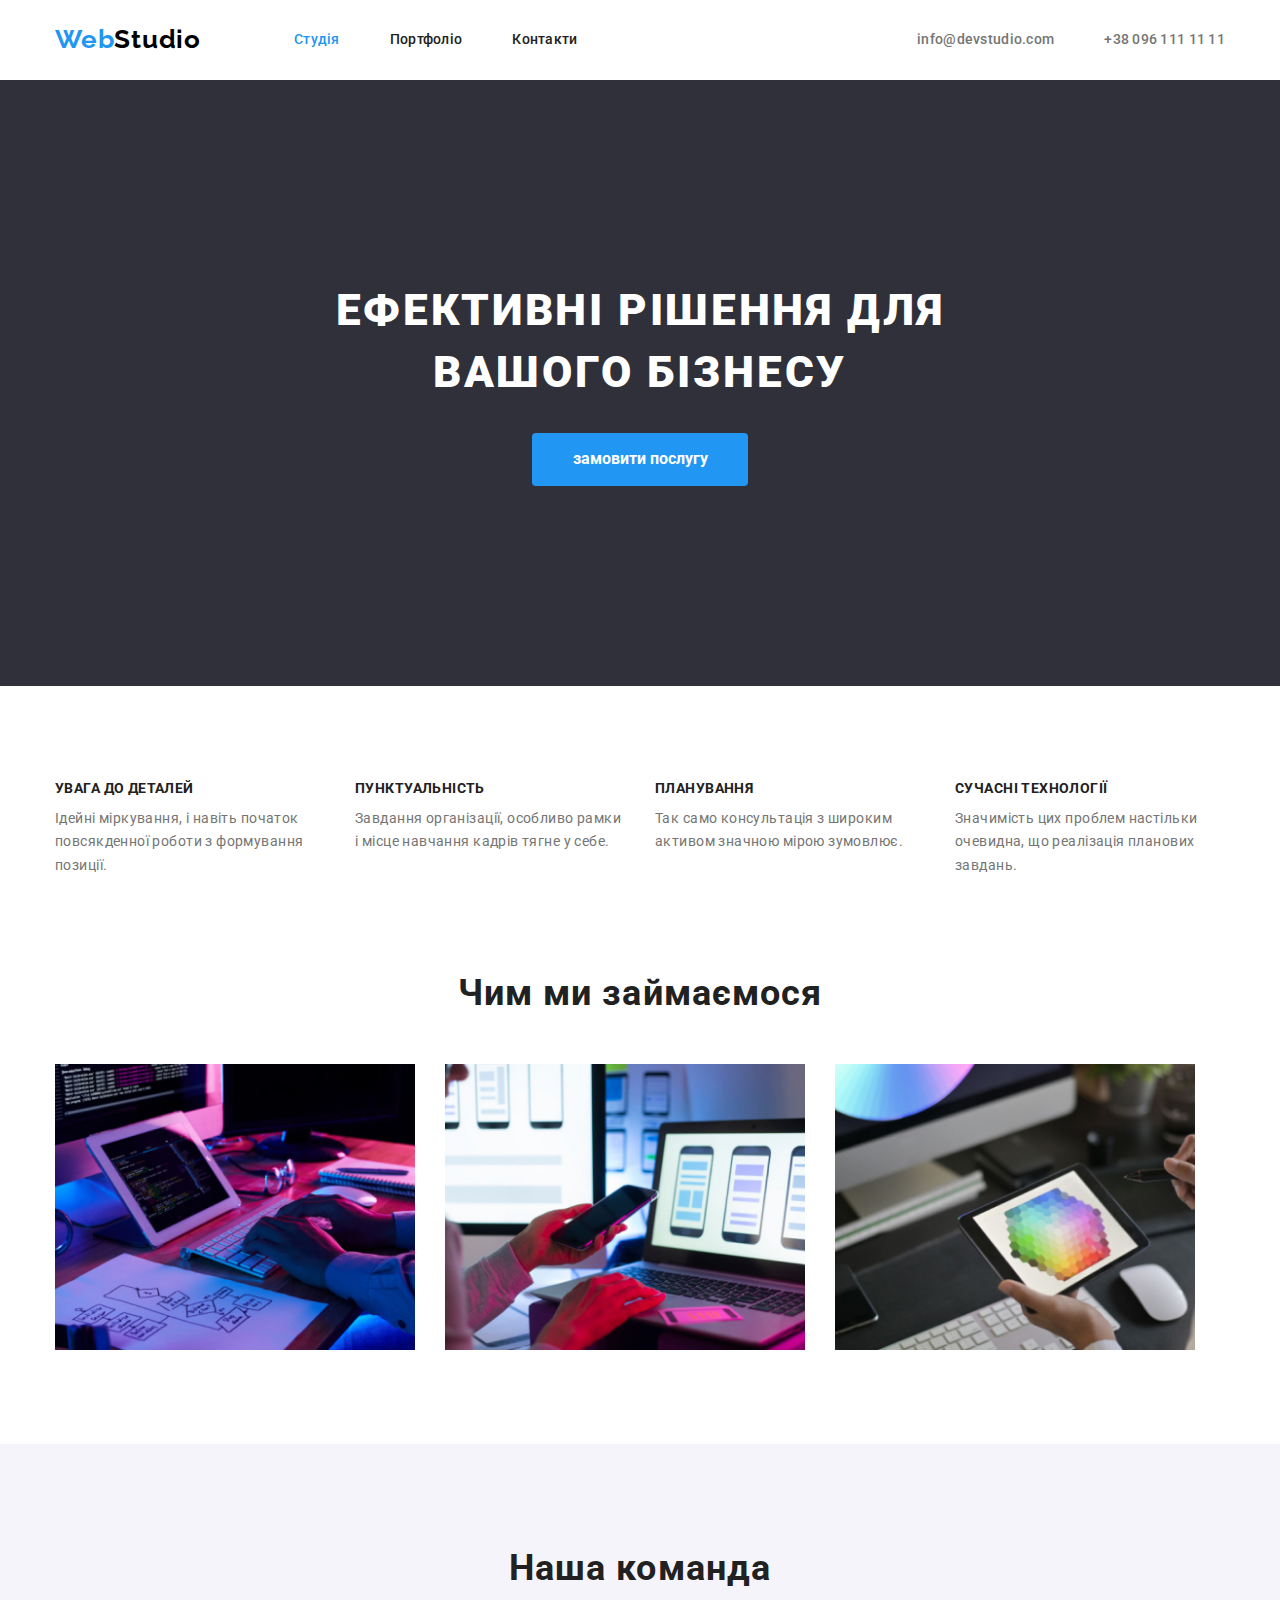
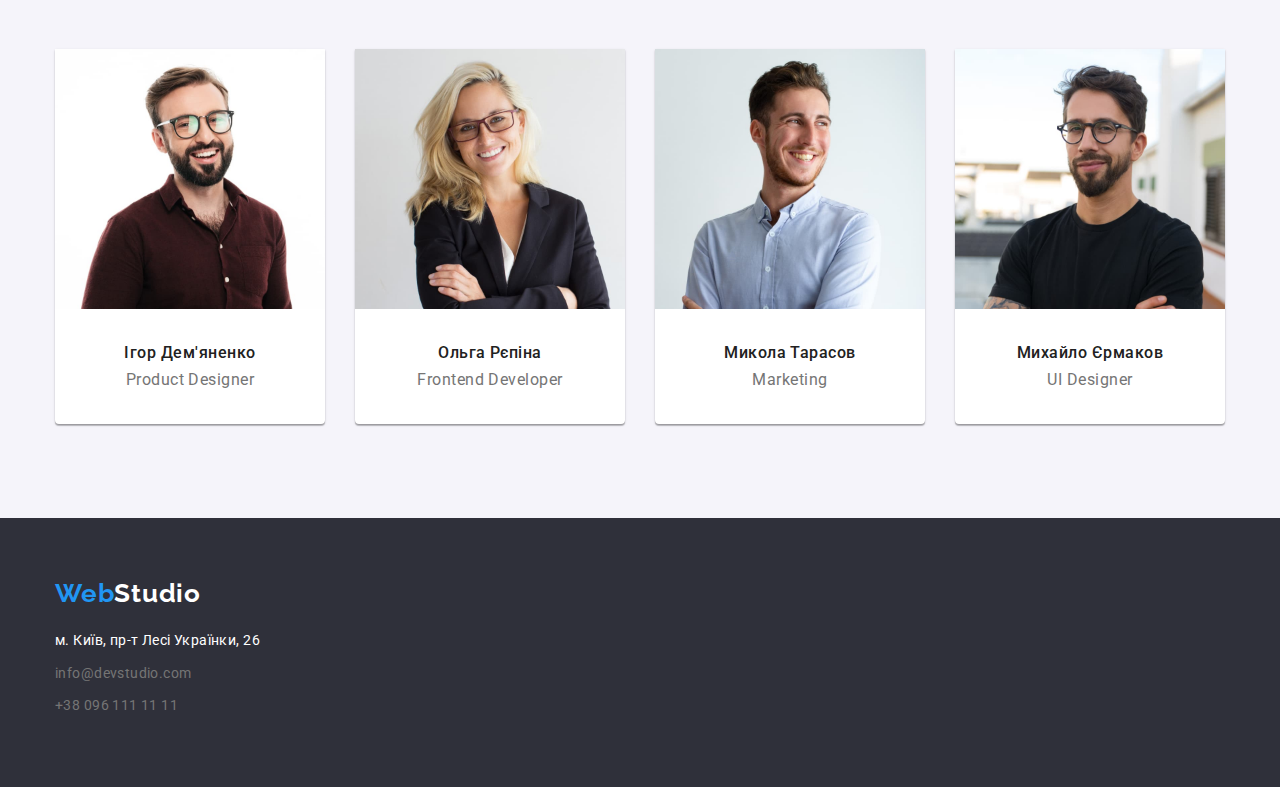
<file: index.html>
<!DOCTYPE html>
<html lang="uk">
  <head>
    <meta charset="UTF-8" />
    <meta http-equiv="X-UA-Compatible" content="IE=edge" />
    <meta name="viewport" content="width=device-width, initial-scale=1.0" />
    <title>WebStudio</title>
    <!-- GoogleFonts -->
    <link
      href="https://fonts.googleapis.com/css2?family=Raleway:wght@700&family=Roboto:wght@400;500;700;900&display=swap"
      rel="stylesheet"
    />
    <link
      rel="stylesheet"
      href="https://cdnjs.cloudflare.com/ajax/libs/modern-normalize/1.1.0/modern-normalize.min.css"
    />
    <!-- CSS -->
    <link rel="stylesheet" href="./css/styles.css" />
  </head>
  <body>
    <header>
      <div class="container">
        <nav class="main-nav">
          <a class="logo-webs" href="#">Web<span class="logo-studio">Studio</span></a>
          <ul class="links">
            <li class="item">
              <a class="link-studio current" href="./index.html">Студія</a>
            </li>
            <li class="item">
              <a class="link-portfolio" href="./portfolio.html">Портфоліо</a>
            </li>
            <li class="item">
              <a class="link-contacts" href="#">Контакти</a>
            </li>
          </ul>
        </nav>
        <!-- mail and telephone number -->
        <ul class="contacts">
          <li class="item">
            <a class="contacts-mail" href="mailto:info@devstudio.com">info@devstudio.com</a>
          </li>
          <li class="item">
            <a class="contacts-tel" href="tel:+380961111111">+38 096 111 11 11</a>
          </li>
        </ul>
      </div>
    </header>
    <main>
      <section class="hero">
        <div class="container main-hero">
          <h1 class="hero-slogan">
            Ефективні рішення для <br />
            вашого бізнесу
          </h1>
          <button class="button-hero pointer" type="button">замовити послугу</button>
        </div>
      </section>
      <!-- our advantages -->
      <section class="advantages-section">
        <div class="container">
          <ul class="advantages">
            <li class="item">
              <h3 class="headers">УВАГА ДО ДЕТАЛЕЙ</h3>
              <p class="text">
                Ідейні міркування, і навіть початок повсякденної роботи з формування позиції.
              </p>
            </li>
            <li class="item">
              <h3 class="headers">ПУНКТУАЛЬНІСТЬ</h3>
              <p class="text">
                Завдання організації, особливо рамки і місце навчання кадрів тягне у себе.
              </p>
            </li>
            <li class="item">
              <h3 class="headers">ПЛАНУВАННЯ</h3>
              <p class="text">Так само консультація з широким активом значною мірою зумовлює.</p>
            </li>
            <li class="item">
              <h3 class="headers">СУЧАСНІ ТЕХНОЛОГІЇ</h3>
              <p class="text">
                Значимість цих проблем настільки очевидна, що реалізація планових завдань.
              </p>
            </li>
          </ul>
        </div>
      </section>
      <!-- What do we do -->
      <section class="to-do">
        <div class="container to-do-section">
          <h2 class="header-work">Чим ми займаємося</h2>
          <ul class="our-works">
            <li class="works-item">
              <img src="./images/box_1.jpg" alt="приклади робот" width="370" height="294" />
            </li>
            <li class="works-item">
              <img src="./images/box_2.jpg" alt="приклади робот" width="370" height="294" />
            </li>
            <li class="works-item">
              <img src="./images/box_3.jpg" alt="приклади робот" width="370" height="294" />
            </li>
          </ul>
        </div>
      </section>
      <!-- our team -->
      <section class="team-section">
        <div class="container section-cont">
          <h2 class="team">Наша команда</h2>
          <ul class="team-members">
            <li class="team-item">
              <img src="./images/img1_(1).jpg" alt="працівник" width="270" height="260" />
              <div class="team-text">
                 
              <h3 class="members">Ігор Дем'яненко</h3>
              <p class="possition">Product Designer</p>
            </div>
            </li>
            <li class="team-item">
              <img src="./images/img2_(1).jpg" alt="працівник" width="270" height="260" />
              <div class="team-text">
                 <h3 class="members">Ольга Рєпіна</h3>
              <p class="possition">Frontend Developer</p>
            </div>
            </li>
            <li class="team-item">
              <img src="./images/img3_(1).jpg" alt="працівник" width="270" height="260" />
              <div class="team-text">
                 <h3 class="members">Микола Тарасов</h3>
              <p class="possition">Marketing</p>
              </div>
            </li>
            <li class="team-item">
              <img src="./images/img4_(1).jpg" alt="працівник" width="270" height="260" />
              <div class="team-text">
                <h3 class="members">Михайло Єрмаков</h3>
              <p class="possition">UI Designer</p>
            </div>
            </li>
          </ul>
        </div>
      </section>
    </main>
    <footer class="footer">
      <div class="container footer-cont">
        <a class="logo-web" href="#">Web<span class="logo-studio-footer">Studio</span></a>
        <address>
          <ul class="advantages-footer">
            <li class="footer-item">
              <a class="adress" href="#">м. Київ, пр-т Лесі Українки, 26</a>
            </li>
            <li class="footer-item">
              <a class="contacts-mail-footer" href="mailto:info@devstudio.com"
                >info@devstudio.com</a
              >
            </li>
            <li class="footer-item">
              <a class="contacts-tel-footer" href="tel:+380961111111">+38 096 111 11 11</a>
            </li>
          </ul>
        </address>
      </div>
    </footer>
  </body>
</html>
</file>
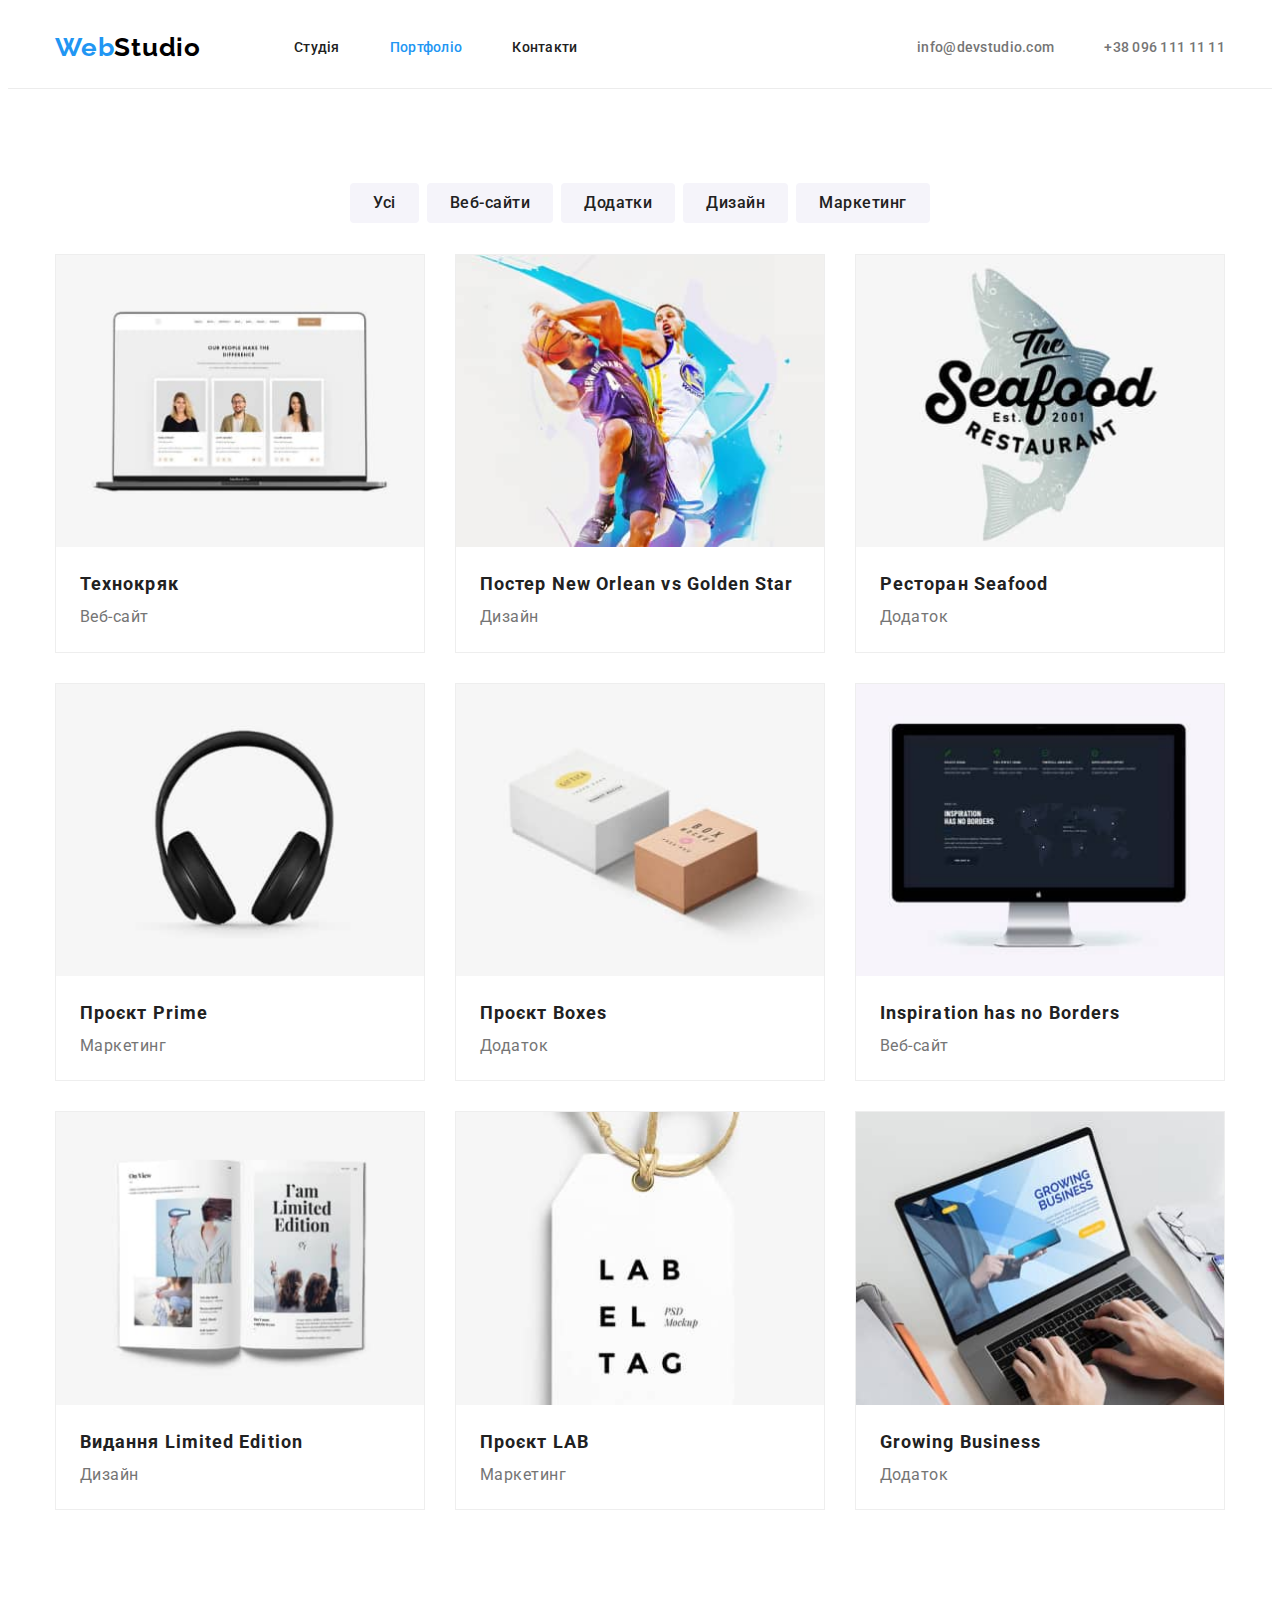
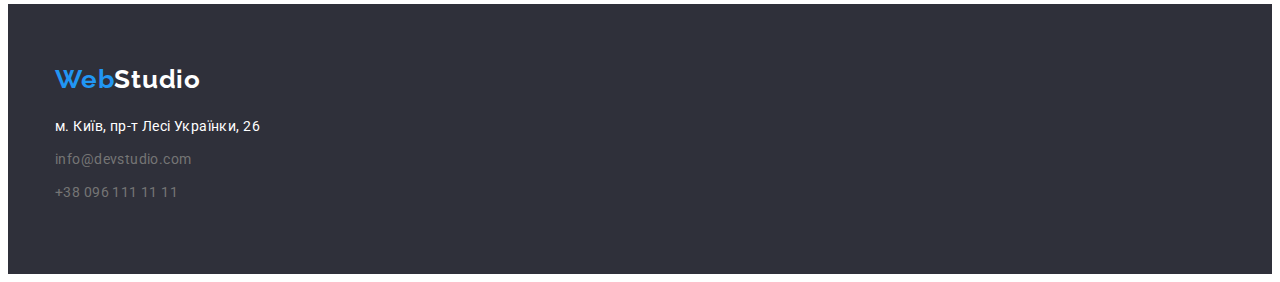
<file: portfolio.html>
<!DOCTYPE html>
<html lang="uk">
  <head>
    <meta charset="UTF-8" />
    <meta http-equiv="X-UA-Compatible" content="IE=edge" />
    <meta name="viewport" content="width=device-width, initial-scale=1.0" />
    <title>WebStudio</title>
    <!-- GoogleFonts -->
    <link
      href="https://fonts.googleapis.com/css2?family=Raleway:wght@700&family=Roboto:wght@400;500;700;900&display=swap"
      rel="stylesheet"
    />
    <link rel="stylesheet" href="./css/styles.css" />
  </head>
  <body>
    <header class="border">
      <div class="container">
        <nav class="main-nav">
          <a class="logo-webs" href="#">Web<span class="logo-studio">Studio</span></a>
          <ul class="links">
            <li class="item">
              <a class="link-studio " href="./index.html">Студія</a>
            </li>
            <li class="item">
              <a class="link-portfolio current" href="./portfolio.html">Портфоліо</a>
            </li>
            <li class="item">
              <a class="link-contacts" href="#">Контакти</a>
            </li>
          </ul>
        </nav>
        <!-- mail and telephone number -->
        <ul class="contacts">
          <li class="item">
            <a class="contacts-mail" href="mailto:info@devstudio.com">info@devstudio.com</a>
          </li>
          <li class="item">
            <a class="contacts-tel" href="tel:+380961111111">+38 096 111 11 11</a>
          </li>
        </ul>
      </div>
    </header>
    <!-- main-navigation -->
    <main>
      <section class="portfolio-cont">
        <div class="container">
          <h1 hidden>portfolio</h1>
          <ul class="main-nav-filter">
            <li class="item"><button class="button" type="button">Усі</button></li>
            <li class="item"><button class="button" type="button">Веб-сайти</button></li>
            <li class="item"><button class="button" type="button">Додатки</button></li>
            <li class="item"><button class="button" type="button">Дизайн</button></li>
            <li class="item"><button class="button" type="button">Маркетинг</button></li>
          </ul>
          <ul class="our-web">
            <li class="web-item">
              <a class="sides" href="#">
                <img
                  src="./images/portfolio/1.jpg"
                  alt="приклади сайтів"
                  width="370"
                  height="294"
                />
                <div class="text-work">
                  <h2 class="header-portofolio">Технокряк</h2>
                  <p class="text-portfolio">Веб-сайт</p>
                </div>
              </a>
            </li>
            <li class="web-item">
              <a class="sides"  href="#">
                <img
                  src="./images/portfolio/img2.jpg"
                  alt="приклади сайтів"
                  width="370"
                  height="294"
                />
                <div class="text-work">
                  <h2 class="header-portofolio">Постер New Orlean vs Golden Star</h2>
                  <p class="text-portfolio">Дизайн</p>
                </div>
              </a>
            </li>
            <li class="web-item">
              <a class="sides"  href="#">
                <img
                  src="./images/portfolio/img3.jpg"
                  alt="приклади сайтів"
                  width="370"
                  height="294"
                />
                <div class="text-work">
                  <h2 class="header-portofolio">Ресторан Seafood</h2>
                  <p class="text-portfolio">Додаток</p>
                </div>
              </a>
            </li>
            <li class="web-item">
              <a class="sides"  href="#">
                <img
                  src="./images/portfolio/img4.jpg"
                  alt="приклади сайтів"
                  width="370"
                  height="294"
                />
                <div class="text-work">
                  <h2 class="header-portofolio">Проєкт Prime</h2>
                  <p class="text-portfolio">Маркетинг</p>
                </div>
              </a>
            </li>
            <li class="web-item">
              <a class="sides"  href="#">
                <img
                  src="./images/portfolio/img5.jpg"
                  alt="приклади сайтів"
                  width="370"
                  height="294"
                />
                <div class="text-work">
                  <h2 class="header-portofolio">Проєкт Boxes</h2>
                  <p class="text-portfolio">Додаток</p>
                </div>
              </a>
            </li>
            <li class="web-item">
              <a class="sides"  href="#">
                <img
                  src="./images/portfolio/img6.jpg"
                  alt="приклади сайтів"
                  width="370"
                  height="294"
                />
                <div class="text-work">
                  <h2 class="header-portofolio">Inspiration has no Borders</h2>
                  <p class="text-portfolio">Веб-сайт</p>
                </div>
              </a>
            </li>
            <li class="web-item">
              <a class="sides"  href="#">
                <img
                  src="./images/portfolio/img7.jpg"
                  alt="приклади сайтів"
                  width="370"
                  height="294"
                />
                <div class="text-work">
                  <h2 class="header-portofolio">Видання Limited Edition</h2>
                  <p class="text-portfolio">Дизайн</p>
                </div>
              </a>
            </li>
            <li class="web-item">
              <a class="sides"  href="#">
                <img
                  src="./images/portfolio/img8.jpg"
                  alt="приклади сайтів"
                  width="370"
                  height="294"
                />
                <div class="text-work">
                  <h2 class="header-portofolio">Проєкт LAB</h2>
                  <p class="text-portfolio">Маркетинг</p>
                </div>
              </a>
            </li>
            <li class="web-item">
              <a class="sides"  href="#">
                <img
                  src="./images/portfolio/img9.jpg"
                  alt="приклади сайтів"
                  width="370"
                  height="294"
                />
                <div class="text-work">
                  <h2 class="header-portofolio">Growing Business</h2>
                  <p class="text-portfolio">Додаток</p>
                </div>
              </a>
            </li>
          </ul>
        </div>
      </section>
    </main>
    <footer class="footer">
      <div class="container footer-cont">
        <a class="logo-web" href="#">Web<span class="logo-studio-footer">Studio</span></a>
        <address>
          <ul class="advantages-footer">
            <li class="footer-item">
              <a class="adress" href="#">м. Київ, пр-т Лесі Українки, 26</a>
            </li>
            <li class="footer-item">
              <a class="contacts-mail-footer" href="mailto:info@devstudio.com"
                >info@devstudio.com</a
              >
            </li>
            <li class="footer-item">
              <a class="contacts-tel-footer" href="tel:+380961111111">+38 096 111 11 11</a>
            </li>
          </ul>
        </address>
      </div>
    </footer>
  </body>
</html>
</file>
<file: css/styles.css>
h1,
h2,
h3,
p,
ul {
  margin: 0px;
  padding: 0px;
}

html {
	box-sizing: border-box;
}

*,
*::after,
*::before {
	box-sizing: inherit;
}
.list {
	list-style: none;
	padding-left: 0;
	margin: 0;
}

a {
	padding-left: 0;
	margin: 0;
}
ul {
	text-decoration: none;
}
img {
	display: block;
	max-width: 100%;
	height: auto;
}

:root {
  --main-blue-color: #2196f3;
  --main-black-color: #212121;
  --secondary-text-color: #757575;
  --main-font-color: #ffffff;
  --secondary-font-color: #f5f4fa;
}
body {
  font-family: 'Roboto', 'Raleway', 'Gill Sans', 'Gill Sans MT', sans-serif;
  font-style: normal;
  font-weight: 400;
  letter-spacing: 0.03em;
  color: var(--secondary-text-color);
}
/* header */
/* logo */
.container {
  display: flex;
  width: 1200px;
  padding-left: 15px;
  padding-right: 15px;
  margin-left: auto;
  margin-right: auto;
}

.main-nav {
  display: flex;
  align-items: center;
  margin-right: auto;
}

.logo-webs {
  font-family: 'Raleway', sans-serif;
  font-weight: 700;
  font-size: 26px;
  line-height: 1.2;
  letter-spacing: 0.03em;
  text-decoration-line: none;
  color: var(--main-blue-color);
  margin-right: 93px;
  padding-top: 24px;
  padding-bottom: 25px;
}

.logo-studio {
  color: #000000;
}
/* header-nav */
.border {
  border-bottom: 1px solid #ececec;
}

.links .item + .item {
  margin-left: 50px;
}

.links {
  font-family: 'Roboto', sans-serif;
  display: flex;
  font-weight: 500;
  font-size: 14px;
  line-height: 1.1;
  letter-spacing: 0.02em;
  list-style-type: none;
  padding-left: 0;
  margin: 0;
}

.link-studio,
.link-portfolio,
.link-contacts {
  text-decoration: none;
  color: var(--main-black-color);
  font-weight: 500;
  font-size: 14px;
  line-height: 1.1;
  letter-spacing: 0.02em;
  padding-top: 32px;
  padding-bottom: 32px;
  display: block;
}

.link-studio:hover,
.link-portfolio:hover,
.link-contacts:hover {
  color: var(--main-blue-color);
}

.link-studio:focus,
.link-portfolio:focus,
.link-contacts:focus {
  color: var(--main-blue-color);
}

.current {
  color: var(--main-blue-color);
}

/* contacts */
.contacts {
  display: flex;
  align-items: center;

  font-weight: 500;
  font-size: 14px;
  line-height: 1.1;
  letter-spacing: 0.02em;
  list-style-type: none;
  margin: 0;
  padding: 0;
}

.contacts .item + .item {
  margin-left: 50px;
}

.contacts-mail,
.contacts-tel {
  color: var(--secondary-text-color);
  text-decoration: none;
}

.contacts-mail:hover,
.contacts-tel:hover {
  color: var(--main-blue-color);
}
.contacts-mail:focus,
.contacts-tel:focus {
  color: var(--main-blue-color);
}
/* hero */
.hero {
  display: flex;
  flex-direction: column;
  background-color: #2f303a;
  text-align: center;
  padding-top: 200px;
  padding-bottom: 200px;
  margin: auto;
}

.main-hero {
  display: flex;
  flex-direction: column;
  align-items: center;
  padding-left: 0;
  padding-right: 0;
}
.hero-slogan {
  box-sizing: border-box;
  font-family: 'Roboto', sans-serif;
  font-weight: 900;
  font-size: 44px;
  line-height: 1.4;
  text-align: center;
  letter-spacing: 0.06em;
  text-transform: uppercase;
  color: var(--main-font-color);
  margin-bottom: 30px;
}

.button {
  color: var(--main-font-color);
  background-color: var(--main-blue-color);
  font-weight: 700;
  font-size: 16px;
  line-height: 1.9;
  border-radius: 4px;
  border: 1px solid transparent;
}

.button-hero {
  color: var(--main-font-color);
  background-color: var(--main-blue-color);
  font-weight: 700;
  font-size: 16px;
  line-height: 1.9;
  border-radius: 4px;
  border: 1px solid transparent;
  width: 216px;
  padding: 10px 32px;
}

.pointer {
  cursor: pointer;
}

.button:hover {
  color: var(--main-blue-color);
  background-color: var(--main-font-color);
}

.button:focus {
  color: var(--main-blue-color);
  background-color: var(--main-font-color);
}

/* <!-- our advantages --> */
.advantages-section {
  padding-top: 94px;
  padding-bottom:  94px;
}

.advantages {
  font-family: 'Roboto';
  list-style-type: none;
  display: flex;
  padding: 0;
  gap: 30px;
}

 .advantages > .item {
    flex-basis: calc((100% - 90px) / 4);
 }

/* .advantages > .item + .item {
  margin-left: 30px;
} */

.headers {
  font-weight: 700;
  font-size: 14px;
  line-height: 1.2;
  letter-spacing: 0.03em;
  text-transform: uppercase;
  color: #212121;
  margin-bottom: 10px;
}

.text {
  font-size: 14px;
  line-height: 1.7;
  letter-spacing: 0.03em;
  color: var(--secondary-text-color);
}

/* /* our works */
.container-work {
  width: 1200px;
  margin-left: auto;
  margin-right: auto;
  margin-bottom: 81px;
}

.to-do-section {
  display: flex;
  flex-direction: column;
  align-items: center;
  padding-left: 0;
  padding-right: 0;
}

.to-do {
  padding-bottom: 94px;;
}
.header-work {
  font-family: 'Roboto';
  font-style: normal;
  font-weight: 700;
  font-size: 36px;
  line-height: 42px;
  text-align: center;
  letter-spacing: 0.03em;

  color: #212121;
  padding-bottom: 50px;
}

.our-works {
  display: flex;
  padding: 0;
  list-style-type: none;
  margin: 0;
  gap: 30px;
}

.works-item {
  flex-basis: calc((100% - 90px) / 3);
}


/* our team */
.team-section {
  background-color: #f5f4fa;
  padding-top: 94px;
  padding-bottom: 94px; 
}

.section-cont {
  display: flex;
  flex-direction: column;
}

.team {
  width: 1170px;
  font-family: 'Roboto';
  font-weight: 700;
  font-size: 36px;
  line-height: 1.7;
  text-align: center;
  letter-spacing: 0.03em;
  color: var(--main-black-color);
  padding-bottom: 50px;
}
.team-text {
  padding-top: 30px;
  padding-bottom: 30px;
}

.team-members {
  font-family: 'Roboto';
  display: flex;
  list-style-type: none;
  padding: 0;
  margin: 0;
  gap: 30px;
}



 .team-item {
  flex-basis: calc((100% -90px) / 4);
 }

.team-item {
  background-color: var(--main-font-color);
  box-shadow: 0px 1px 3px rgba(0, 0, 0, 0.12), 0px 1px 1px rgba(0, 0, 0, 0.14),
    0px 2px 1px rgba(0, 0, 0, 0.2);
  border-radius: 0px 0px 4px 4px;
}

.members {
  font-weight: 500;
  font-size: 16px;
  line-height: 1.7;
  letter-spacing: 0.03em;
  color: var(--main-black-color);
  text-align: center;
 
}
.possition {
  font-size: 16px;
  line-height: 1.7;
  letter-spacing: 0.03em;
  color: var(--secondary-text-color);
  text-align: center;

}
/* footer */
.footer {
  background-color: #2f303a;
  padding-top: 60px;
  padding-left: 0px;
  padding-bottom: 60px;
}

.footer-item {
  margin-bottom: 9px;
}

.footer-cont {
  display: flex;
  flex-direction: column;
}

.logo-studio-footer {
  color: var(--main-font-color);
}

.logo-web {
  font-family: 'Raleway', sans-serif;
  font-weight: 700;
  font-size: 26px;
  line-height: 1.2;
  letter-spacing: 0.03em;
  text-decoration-line: none;
  color: var(--main-blue-color);
  margin-bottom: 20px;
}
.advantages-footer {
  font-family: 'Roboto';
  font-weight: 400;
  font-size: 14px;
  line-height: 1.7;
  letter-spacing: 0.03em;
  list-style-type: none;
  padding: 0;
  margin: 0;
}

.adress-info {
  list-style-type: none;
}
.adress {
  font-style: normal;
  font-size: 14px;
  line-height: 1.7;
  letter-spacing: 0.03em;
  color: var(--main-font-color);
  text-decoration: none;
}

.adress:hover,
.adress:focus {
  color: var(--main-blue-color);
}
.contacts-mail-footer,
.contacts-tel-footer {
  font-style: normal;
  font-size: 14px;
  line-height: 1.7;
  letter-spacing: 0.03em;
  color: var(--secondary-text-color);
  text-decoration: none;
}
.contacts-mail-footer:hover,
.contacts-tel-footer:hover {
  color: var(--main-blue-color);
}
.contacts-mail-footer:focus,
.contacts-tel-footer:focus {
  color: var(--main-blue-color);
}
/* buttons */

.portfolio-cont .container {
  display: inline;
}

.main-nav-filter {
  display: flex;
  margin: auto;
  justify-content: center;
  color: var(--main-black-color);
  list-style-type: none;
  padding: 0;
  margin-bottom: 31px;
}

.button {
  font-family: 'Roboto';
  font-style: normal;
  text-align: center;
  letter-spacing: 0.03em;
  font-weight: 500;
  font-size: 16px;
  line-height: 1.6;
  padding-top: 6px;
  padding-right: 22px;
  padding-bottom: 6px;
  padding-left: 22px;
}

.main-nav-filter .item + .item {
  margin-left: 8px;
}

.main-nav-filter .button {
  color: var(--main-black-color);
  background-color: var(--secondary-font-color);
  font-weight: 500;
  font-size: 16px;
  line-height: 1.6;
  text-align: center;
  letter-spacing: 0.03em;
  cursor: pointer;
}
.main-nav-filter .button:hover {
  color: var(--main-font-color);
  background-color: var(--main-blue-color);
}
.main-nav-filter .button:focus {
  color: var(--main-font-color);
  background-color: var(--main-blue-color);
}

/* Our web-sides */
.our-web {
  display: flex;
  flex-wrap: wrap;
  list-style-type: none;
  width: 1170px;

  padding: 0;
  justify-content: space-between;
  margin: 0;
  gap: 30px;
}


.web-item {
  border: 1px solid #eeeeee;
  flex-basis: calc((100% - 60px) / 3);
}

.sides {
  text-decoration: none;
}

.text-work {
  padding: 19px 24px 19px 24px;
  text-decoration: none;
}

.header-portofolio {
  font-family: 'Roboto';
  font-weight: 700;
  font-size: 18px;
  line-height: 2;
  letter-spacing: 0.06em;
  color: var(--main-black-color);
}
.text-portfolio {
  font-family: 'Roboto';
  font-size: 16px;
  line-height: 1.9;
  letter-spacing: 0.03em;
  color: var(--secondary-text-color);
}

/* main-portfolio */
.portfolio-cont {
  display: flex;
  padding-top: 94px;
  padding-bottom: 94px;
  justify-content: center;
}
</file>
